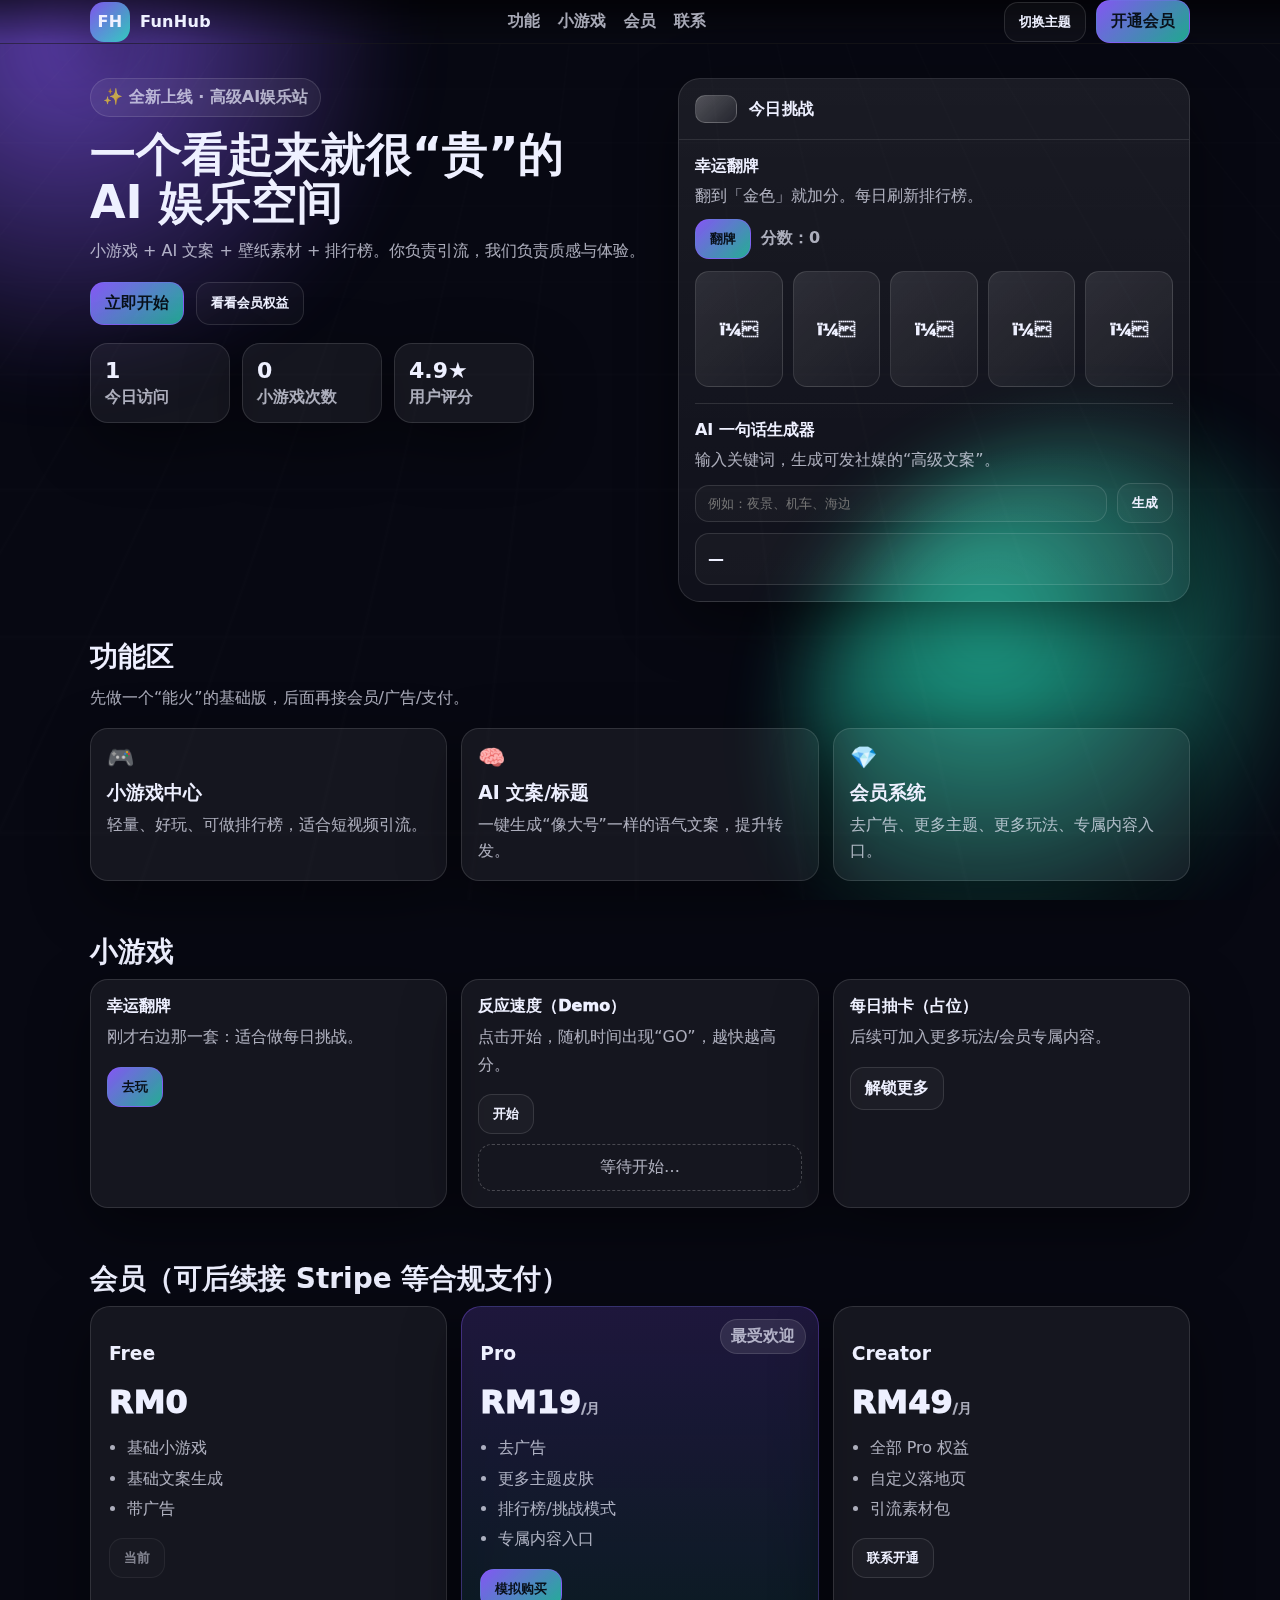
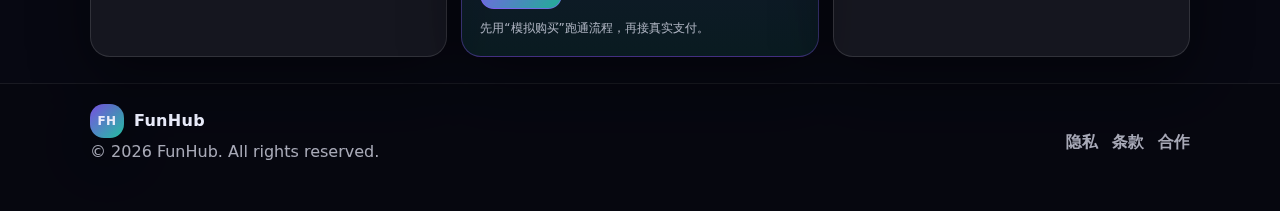
<file: index.html>
<!doctype html>
<html lang="zh-Hans">
<head>
  <meta charset="utf-8" />
  <meta name="viewport" content="width=device-width, initial-scale=1" />
  <title>FunHub — AI 娱乐空间</title>
  <meta name="description" content="一个高级质感的娱乐站：小游戏、AI文案、壁纸与排行榜。"/>
  <link rel="stylesheet" href="style.css" />
</head>
<body>
  <div class="bg">
    <div class="blob b1"></div>
    <div class="blob b2"></div>
    <div class="grid"></div>
  </div>

  <header class="header">
    <div class="wrap row">
      <div class="brand">
        <span class="logo">FH</span>
        <span class="name">FunHub</span>
      </div>
      <nav class="nav">
        <a href="#features">功能</a>
        <a href="#games">小游戏</a>
        <a href="#pricing">会员</a>
        <a href="#footer">联系</a>
      </nav>
      <div class="cta">
        <button class="btn ghost" id="themeBtn">切换主题</button>
        <a class="btn primary" href="#pricing">开通会员</a>
      </div>
    </div>
  </header>

  <main class="wrap">
    <section class="hero">
      <div class="heroLeft">
        <div class="pill">✨ 全新上线 · 高级AI娱乐站</div>
        <h1>一个看起来就很“贵”的<br/>AI 娱乐空间</h1>
        <p class="lead">
          小游戏 + AI 文案 + 壁纸素材 + 排行榜。你负责引流，我们负责质感与体验。
        </p>
        <div class="heroBtns">
          <a class="btn primary" href="#games">立即开始</a>
          <button class="btn ghost" id="openModal">看看会员权益</button>
        </div>

        <div class="stats">
          <div class="stat">
            <div class="num" id="visits">—</div>
            <div class="txt">今日访问</div>
          </div>
          <div class="stat">
            <div class="num" id="plays">—</div>
            <div class="txt">小游戏次数</div>
          </div>
          <div class="stat">
            <div class="num">4.9★</div>
            <div class="txt">用户评分</div>
          </div>
        </div>
      </div>

      <div class="heroCard">
        <div class="cardTop">
          <div class="chip"></div>
          <div class="cardTitle">今日挑战</div>
        </div>
        <div class="cardBody">
          <div class="mini">
            <div class="miniTitle">幸运翻牌</div>
            <p>翻到「金色」就加分。每日刷新排行榜。</p>
            <div class="miniRow">
              <button class="btn primary" id="flipBtn">翻牌</button>
              <div class="score">分数：<span id="score">0</span></div>
            </div>
            <div class="cards" id="cards"></div>
          </div>

          <div class="divider"></div>

          <div class="mini">
            <div class="miniTitle">AI 一句话生成器</div>
            <p>输入关键词，生成可发社媒的“高级文案”。</p>
            <div class="miniRow">
              <input id="kw" class="input" placeholder="例如：夜景、机车、海边" />
              <button class="btn ghost" id="genBtn">生成</button>
            </div>
            <div class="output" id="out">—</div>
          </div>
        </div>
      </div>
    </section>

    <section id="features" class="section">
      <h2>功能区</h2>
      <p class="muted">先做一个“能火”的基础版，后面再接会员/广告/支付。</p>

      <div class="cards3">
        <article class="fcard">
          <div class="icon">🎮</div>
          <h3>小游戏中心</h3>
          <p>轻量、好玩、可做排行榜，适合短视频引流。</p>
        </article>
        <article class="fcard">
          <div class="icon">🧠</div>
          <h3>AI 文案/标题</h3>
          <p>一键生成“像大号”一样的语气文案，提升转发。</p>
        </article>
        <article class="fcard">
          <div class="icon">💎</div>
          <h3>会员系统</h3>
          <p>去广告、更多主题、更多玩法、专属内容入口。</p>
        </article>
      </div>
    </section>

    <section id="games" class="section">
      <h2>小游戏</h2>
      <div class="gameGrid">
        <div class="gcard">
          <div class="gtitle">幸运翻牌</div>
          <p class="muted">刚才右边那一套：适合做每日挑战。</p>
          <button class="btn primary" onclick="document.getElementById('flipBtn').click()">去玩</button>
        </div>
        <div class="gcard">
          <div class="gtitle">反应速度（Demo）</div>
          <p class="muted">点击开始，随机时间出现“GO”，越快越高分。</p>
          <button class="btn ghost" id="rtStart">开始</button>
          <div class="rtBox" id="rtBox">等待开始…</div>
        </div>
        <div class="gcard">
          <div class="gtitle">每日抽卡（占位）</div>
          <p class="muted">后续可加入更多玩法/会员专属内容。</p>
          <a class="btn ghost" href="#pricing">解锁更多</a>
        </div>
      </div>
    </section>

    <section id="pricing" class="section pricing">
      <h2>会员（可后续接 Stripe 等合规支付）</h2>
      <div class="priceGrid">
        <div class="pcard">
          <h3>Free</h3>
          <div class="price">RM0</div>
          <ul>
            <li>基础小游戏</li>
            <li>基础文案生成</li>
            <li>带广告</li>
          </ul>
          <button class="btn ghost" disabled>当前</button>
        </div>
        <div class="pcard hot">
          <div class="tag">最受欢迎</div>
          <h3>Pro</h3>
          <div class="price">RM19<span>/月</span></div>
          <ul>
            <li>去广告</li>
            <li>更多主题皮肤</li>
            <li>排行榜/挑战模式</li>
            <li>专属内容入口</li>
          </ul>
          <button class="btn primary" id="buyBtn">模拟购买</button>
          <div class="hint">先用“模拟购买”跑通流程，再接真实支付。</div>
        </div>
        <div class="pcard">
          <h3>Creator</h3>
          <div class="price">RM49<span>/月</span></div>
          <ul>
            <li>全部 Pro 权益</li>
            <li>自定义落地页</li>
            <li>引流素材包</li>
          </ul>
          <button class="btn ghost" id="contactBtn">联系开通</button>
        </div>
      </div>
    </section>
  </main>

  <footer id="footer" class="footer">
    <div class="wrap row">
      <div class="footLeft">
        <div class="brand small">
          <span class="logo">FH</span><span class="name">FunHub</span>
        </div>
        <p class="muted">© <span id="year"></span> FunHub. All rights reserved.</p>
      </div>
      <div class="footRight">
        <a href="#">隐私</a>
        <a href="#">条款</a>
        <a href="#">合作</a>
      </div>
    </div>
  </footer>

  <div class="modal" id="modal" aria-hidden="true">
    <div class="modalCard">
      <div class="modalTop">
        <div class="modalTitle">会员权益</div>
        <button class="x" id="closeModal">✕</button>
      </div>
      <div class="modalBody">
        <ul class="list">
          <li>✅ 去广告（更像“正规产品”）</li>
          <li>✅ 主题皮肤（高级感拉满）</li>
          <li>✅ 排行榜 + 每日挑战（留存）</li>
          <li>✅ 会员专属内容入口（后续可卖数字产品）</li>
        </ul>
        <button class="btn primary" id="modalBuy">我想开通（模拟）</button>
        <p class="muted small">注：这里先做“模拟购买”，上线后再接合规支付。</p>
      </div>
    </div>
  </div>

  <script src="script.js"></script>
</body>
</html>
</file>
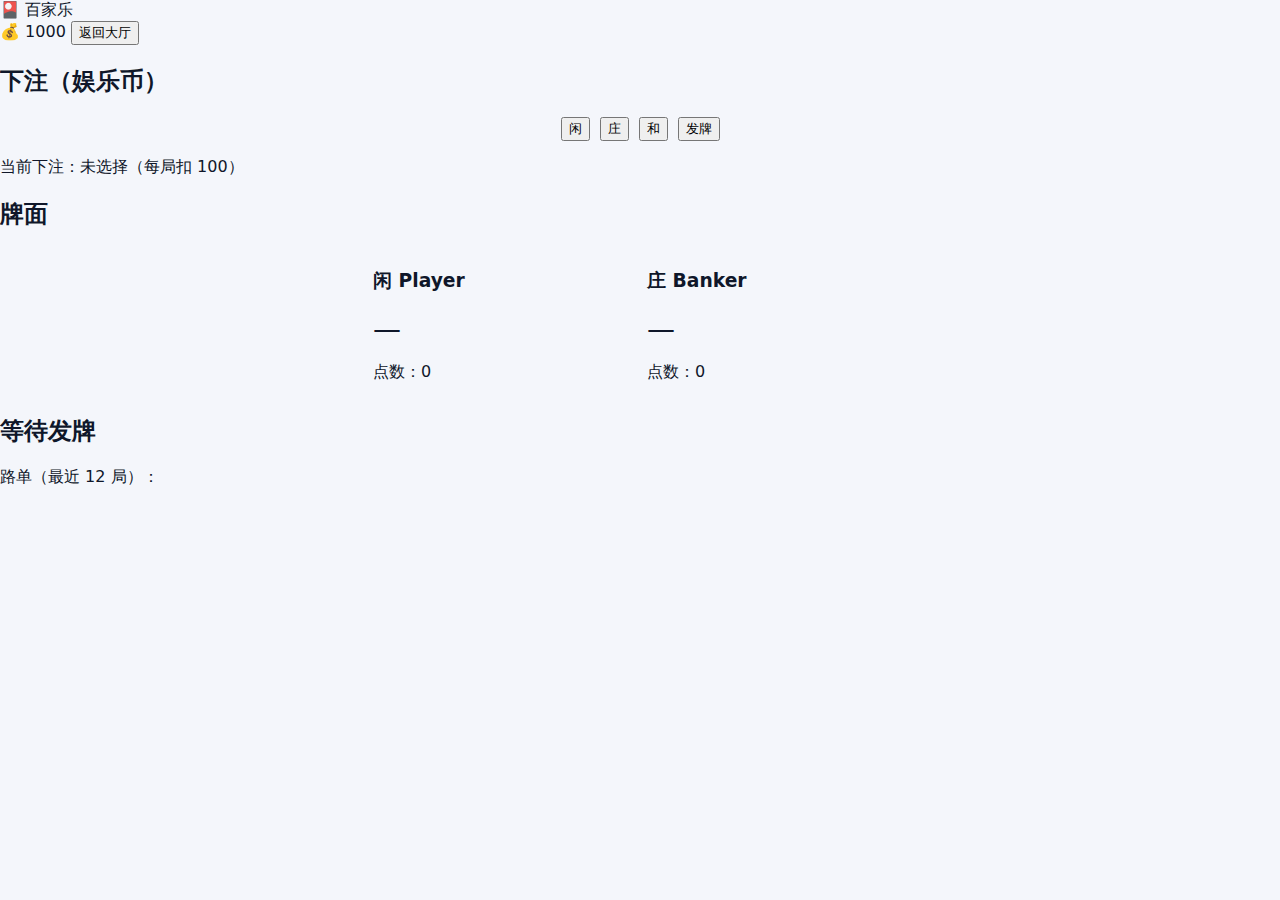
<file: baccarat.html>
<!doctype html>
<html lang="zh">
<head>
  <meta charset="utf-8"/>
  <meta name="viewport" content="width=device-width,initial-scale=1"/>
  <title>WIN88 · 娱乐百家乐</title>
  <link rel="stylesheet" href="casino.css"/>
</head>
<body>
<header class="topbar">
  <div class="logo">🎴 百家乐</div>
  <div class="wallet">
    💰 <span id="coin">0</span>
    <button onclick="goHome()">返回大厅</button>
  </div>
</header>

<section class="hero">
  <h2>下注（娱乐币）</h2>
  <div style="display:flex;gap:10px;justify-content:center;flex-wrap:wrap;">
    <button onclick="setBet('player')">闲</button>
    <button onclick="setBet('banker')">庄</button>
    <button onclick="setBet('tie')">和</button>
    <button class="vip" onclick="deal()">发牌</button>
  </div>
  <p id="betTip">当前下注：未选择（每局扣 100）</p>
</section>

<section class="hero">
  <h2>牌面</h2>
  <div style="display:flex;gap:14px;justify-content:center;flex-wrap:wrap;">
    <div class="game-card" style="min-width:260px" >
      <h3>闲 Player</h3>
      <div id="pCards" style="font-size:28px;">—</div>
      <p>点数：<span id="pPoint">0</span></p>
    </div>
    <div class="game-card" style="min-width:260px" >
      <h3>庄 Banker</h3>
      <div id="bCards" style="font-size:28px;">—</div>
      <p>点数：<span id="bPoint">0</span></p>
    </div>
  </div>

  <h2 id="result" style="margin-top:16px;">等待发牌</h2>

  <div style="margin-top:10px;">
    <p>路单（最近 12 局）：</p>
    <div id="road" style="display:flex;gap:8px;justify-content:center;flex-wrap:wrap;"></div>
  </div>
</section>

<script>
  // ====== 基础钱包 ======
  let coin = Number(localStorage.getItem("coin") || 1000);
  const coinEl = document.getElementById("coin");
  coinEl.textContent = coin;

  function saveCoin(){
    localStorage.setItem("coin", coin);
    coinEl.textContent = coin;
  }
  function goHome(){ window.location.href = "index.html"; }

  // ====== 百家乐逻辑（娱乐版，简单但像样）======
  const suits = ["♠️","♥️","♦️","♣️"];
  function drawCard(){
    // 0-9 点：A=1, 2-9=本身, 10/J/Q/K=0
    const r = Math.floor(Math.random()*13) + 1;
    let v = r;
    if(r === 1) v = 1;
    else if(r >= 10) v = 0;
    return { r, v, s: suits[Math.floor(Math.random()*4)] };
  }
  function cardText(c){
    const map = {1:"A",11:"J",12:"Q",13:"K"};
    const face = map[c.r] || String(c.r);
    return face + c.s;
  }
  function handPoint(hand){
    return hand.reduce((a,c)=>a+c.v,0) % 10;
  }

  let bet = null;
  function setBet(t){
    bet = t;
    document.getElementById("betTip").textContent = `当前下注：${t.toUpperCase()}（每局扣 100）`;
  }

  // 路单
  const roadKey = "baccarat_road";
  let road = JSON.parse(localStorage.getItem(roadKey) || "[]");
  renderRoad();

  function pushRoad(w){
    road.unshift(w);
    road = road.slice(0,12);
    localStorage.setItem(roadKey, JSON.stringify(road));
    renderRoad();
  }

  function renderRoad(){
    const box = document.getElementById("road");
    box.innerHTML = "";
    road.forEach(w=>{
      const d = document.createElement("div");
      d.className="card";
      d.style.width="40px";
      d.style.height="40px";
      d.style.borderRadius="12px";
      d.style.display="grid";
      d.style.placeItems="center";
      d.style.fontWeight="900";
      d.textContent = w==="player" ? "闲" : w==="banker" ? "庄" : "和";
      if(w==="tie") d.style.borderColor = "rgba(44,255,210,.7)";
      box.appendChild(d);
    });
  }

  function deal(){
    if(!bet){ alert("请先选择下注：闲 / 庄 / 和"); return; }
    if(coin < 100){ alert("余额不足"); return; }

    coin -= 100; // 每局成本
    saveCoin();

    // 初始牌
    const p = [drawCard(), drawCard()];
    const b = [drawCard(), drawCard()];

    // 简化补牌规则（接近真实但不追求完全一致）
    let pPoint = handPoint(p);
    let bPoint = handPoint(b);

    // 若任一方天生 8/9 直接停
    if(!(pPoint>=8 || bPoint>=8)){
      // 闲点数<=5补一张
      if(pPoint <= 5){
        p.push(drawCard());
        pPoint = handPoint(p);
      }
      // 庄点数<=5补一张（简化）
      if(bPoint <= 5){
        b.push(drawCard());
        bPoint = handPoint(b);
      }
    }

    document.getElementById("pCards").textContent = p.map(cardText).join(" ");
    document.getElementById("bCards").textContent = b.map(cardText).join(" ");
    document.getElementById("pPoint").textContent = pPoint;
    document.getElementById("bPoint").textContent = bPoint;

    // 判定胜负
    let win = "tie";
    if(pPoint > bPoint) win = "player";
    if(bPoint > pPoint) win = "banker";

    // 派彩（娱乐）
    // 闲/庄 赢：返还 200（净赚 100）；和赢：返还 800（净赚 700）
    let msg = "";
    if(win === bet){
      if(win === "tie"){
        coin += 800;
        msg = "🎉 你押中【和】！大赢！";
      }else{
        coin += 200;
        msg = "🎉 你赢了！";
      }
    }else{
      msg = "❌ 你输了。";
    }

    saveCoin();
    pushRoad(win);

    document.getElementById("result").textContent =
      `${msg} 结果：${win==="player"?"闲":win==="banker"?"庄":"和"}（余额 ${coin}）`;
  }
</script>
</body>
</html
</file>
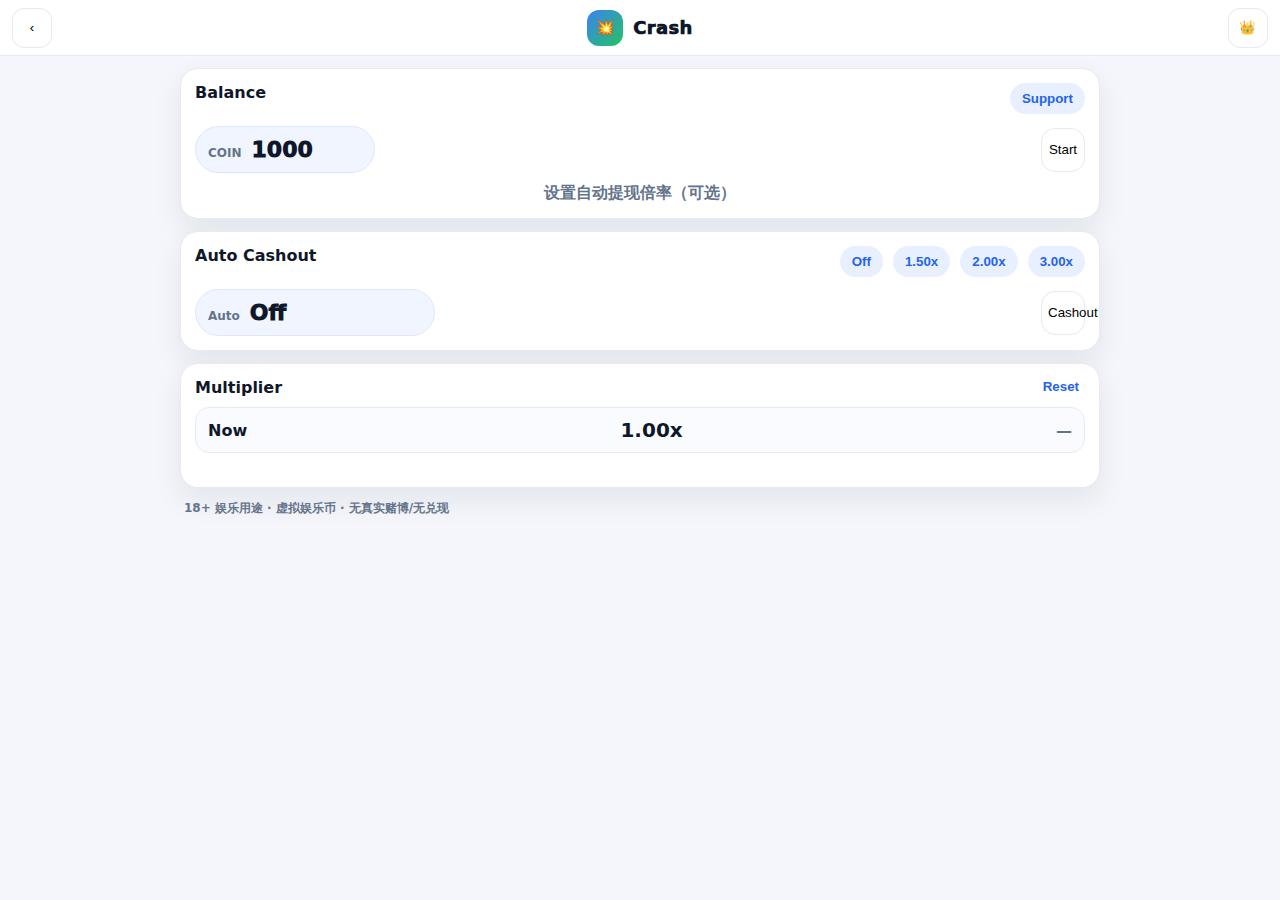
<file: crash.html>
<!doctype html>
<html lang="zh">
<head>
  <meta charset="utf-8"/>
  <meta name="viewport" content="width=device-width,initial-scale=1"/>
  <title>WIN88 · Crash</title>
  <link rel="stylesheet" href="casino.css"/>
</head>
<body class="app">

<header class="appbar">
  <button class="iconBtn" onclick="location.href='index.html'">‹</button>
  <div class="brandCenter">
    <div class="brandMark">💥</div>
    <div class="brandText">Crash</div>
  </div>
  <button class="iconBtn" onclick="location.href='vip.html'">👑</button>
</header>

<main class="container">
  <section class="walletCard">
    <div class="walletTop">
      <div class="walletTitle">Balance</div>
      <div class="walletActions">
        <button class="pillBtn" onclick="location.href='partners.html'">Support</button>
      </div>
    </div>
    <div class="walletBottom">
      <div class="balancePill">
        <span class="ccy">COIN</span>
        <span class="amt" id="coin">—</span>
      </div>
      <button class="syncBtn" onclick="start()">Start</button>
    </div>
    <div class="subRow"><div class="muted" id="msg">设置自动提现倍率（可选）</div></div>
  </section>

  <section class="walletCard" style="margin-top:12px">
    <div class="walletTop">
      <div class="walletTitle">Auto Cashout</div>
      <div class="walletActions">
        <button class="pillBtn" onclick="setAuto(0)">Off</button>
        <button class="pillBtn" onclick="setAuto(1.50)">1.50x</button>
        <button class="pillBtn" onclick="setAuto(2.00)">2.00x</button>
        <button class="pillBtn" onclick="setAuto(3.00)">3.00x</button>
      </div>
    </div>
    <div class="walletBottom">
      <div class="balancePill" style="min-width:240px">
        <span class="ccy">Auto</span>
        <span class="amt" id="autoText">Off</span>
      </div>
      <button class="syncBtn" onclick="cashout()">Cashout</button>
    </div>
  </section>

  <section class="walletCard" style="margin-top:12px">
    <div class="walletTop">
      <div class="walletTitle">Multiplier</div>
      <div class="walletActions"><button class="linkBtn" onclick="resetHistory()">Reset</button></div>
    </div>
    <div class="rowLine" style="margin-top:10px">
      <span><b>Now</b></span>
      <b id="now" style="font-size:20px">1.00x</b>
      <span id="target" class="muted">—</span>
    </div>
    <div class="subRow"><div class="muted" id="hist" style="display:flex;gap:6px;flex-wrap:wrap;margin-top:10px"></div></div>
  </section>

  <p class="legal">18+ 娱乐用途 · 虚拟娱乐币 · 无真实赌博/无兑现</p>
</main>

<script type="module">
import { getCoin, setCoin, onPlay, vipParams } from "./progress.js";

let coin = getCoin();
const coinEl = document.getElementById("coin");
const msgEl = document.getElementById("msg");
const nowEl = document.getElementById("now");
const targetEl = document.getElementById("target");
const autoText = document.getElementById("autoText");
const histEl = document.getElementById("hist");

let running=false, timer=null;
let mult=1.0;
let stake=100;
let auto=0;
let crashPoint=0;

const histKey="crash_hist20";
let hist = JSON.parse(localStorage.getItem(histKey) || "[]");
renderHist();

function save(){ setCoin(coin); coinEl.textContent = coin; }
save();

function sampleCrashPoint(){
  // 预设爆点：重尾分布（更像真实 crash）
  // r 越接近 1，爆点越大
  const r = Math.random();
  const base = 0.99 / (1 - r); // heavy tail
  const capped = Math.min(base, 50); // 上限 50x（可调）
  return Math.max(1.01, Number(capped.toFixed(2)));
}

function renderHist(){
  histEl.innerHTML="";
  hist.forEach(x=>{
    const d=document.createElement("span");
    d.textContent = x.toFixed(2)+"x";
    d.style.display="inline-grid";
    d.style.placeItems="center";
    d.style.width="58px";
    d.style.height="26px";
    d.style.borderRadius="10px";
    d.style.border="1px solid #e6eaf2";
    d.style.background = x<2 ? "#fff7ed" : x<5 ? "#eef2ff" : "#ecfeff";
    histEl.appendChild(d);
  });
}
window.resetHistory=()=>{
  hist=[];
  localStorage.setItem(histKey, JSON.stringify(hist));
  renderHist();
};

window.setAuto=(x)=>{
  auto=x;
  autoText.textContent = auto===0 ? "Off" : auto.toFixed(2)+"x";
};

function tick(){
  // 增长曲线（前快后慢）
  mult += 0.02 + mult*0.012;
  mult = Number(mult.toFixed(2));
  nowEl.textContent = mult.toFixed(2)+"x";

  // 自动提现
  if(auto>0 && mult >= auto){
    cashout(true);
    return;
  }

  // 到达爆点
  if(mult >= crashPoint){
    boom();
  }
}

function boom(){
  stop();
  msgEl.textContent = `💥 爆了！爆点 ${crashPoint.toFixed(2)}x`;
  targetEl.textContent = `CRASH @ ${crashPoint.toFixed(2)}x`;
  hist.unshift(crashPoint);
  hist=hist.slice(0,20);
  localStorage.setItem(histKey, JSON.stringify(hist));
  renderHist();

  // 任务
  const task = onPlay("crash");
  if(task.got>0) msgEl.textContent += ` ｜✅任务 +${task.got}`;
}

function stop(){
  running=false;
  if(timer) clearInterval(timer);
  timer=null;
}

window.start=()=>{
  if(running) return;

  const { costFactor } = vipParams();
  const cost = Math.floor(stake * costFactor);
  if(coin < cost){ alert("余额不足"); return; }
  coin -= cost; save();

  mult=1.00;
  crashPoint = sampleCrashPoint();

  nowEl.textContent="1.00x";
  targetEl.textContent="—";

  running=true;
  msgEl.textContent = `进行中… 本局扣 ${cost}，爆点已预设`;
  timer=setInterval(tick, 120);
};

window.cashout=(autoMode=false)=>{
  if(!running) { if(!autoMode) alert("还没开始"); return; }
  stop();

  const { winBoost } = vipParams();
  const win = Math.floor(stake * mult * winBoost);
  coin += win; save();

  msgEl.textContent = `✅ 提现成功 +${win}（${mult.toFixed(2)}x）`;
  targetEl.textContent = `CASHED @ ${mult.toFixed(2)}x`;

  // 历史记录“兑现点”不写入，仍写爆点（更像平台）
  const task = onPlay("crash");
  if(task.got>0) msgEl.textContent += ` ｜✅任务 +${task.got}`;
};

</script>
</body>
</html>
</file>
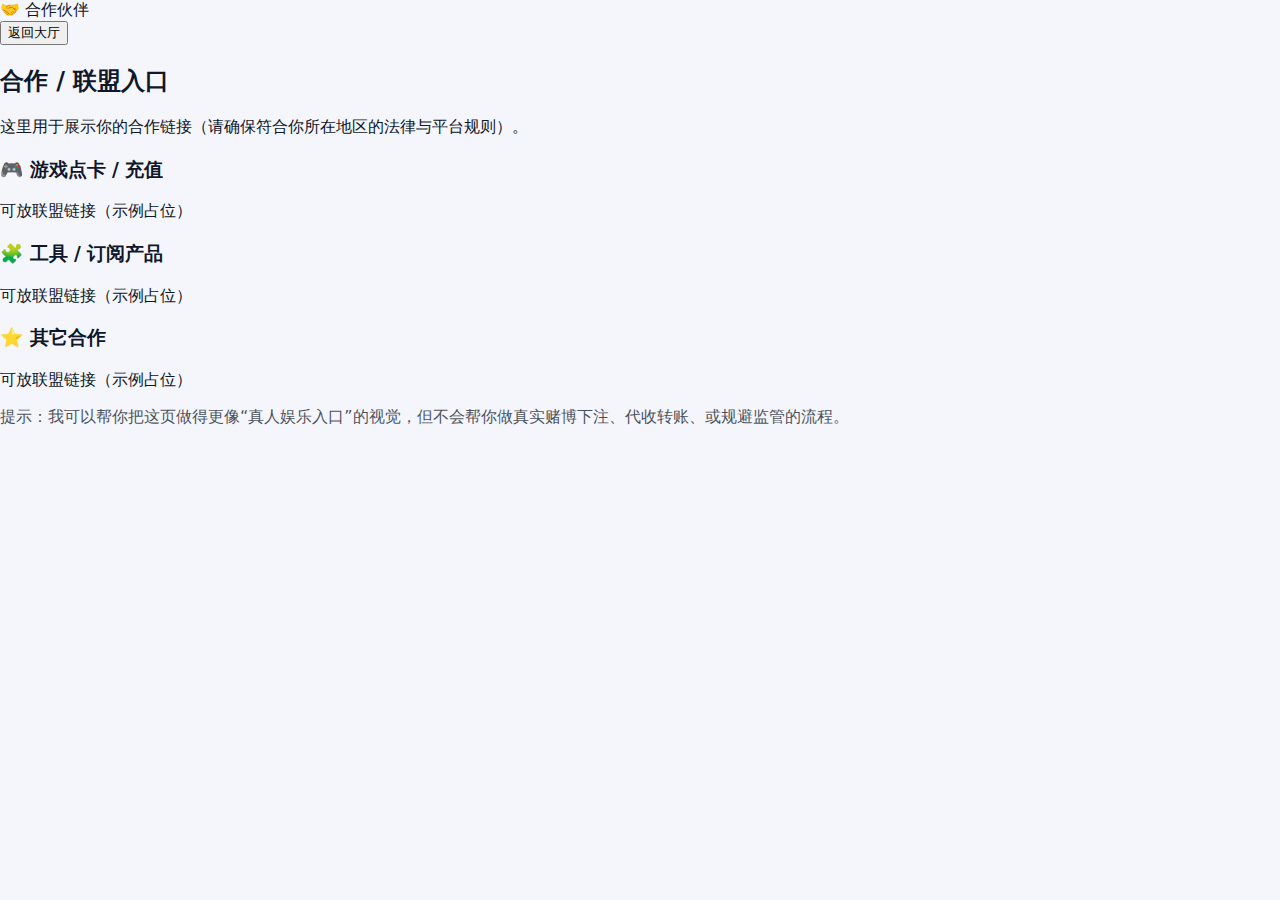
<file: partners.html>
<!doctype html>
<html lang="zh">
<head>
  <meta charset="utf-8"/>
  <meta name="viewport" content="width=device-width,initial-scale=1"/>
  <title>WIN88 · 合作伙伴</title>
  <link rel="stylesheet" href="casino.css"/>
</head>
<body>
<header class="topbar">
  <div class="logo">🤝 合作伙伴</div>
  <div class="wallet">
    <button onclick="location.href='index.html'">返回大厅</button>
  </div>
</header>

<section class="hero">
  <h2>合作 / 联盟入口</h2>
  <p>这里用于展示你的合作链接（请确保符合你所在地区的法律与平台规则）。</p>
</section>

<section class="lobby">
  <div class="game-card" onclick="openLink('https://example.com')">
    <h3>🎮 游戏点卡 / 充值</h3>
    <p>可放联盟链接（示例占位）</p>
  </div>

  <div class="game-card" onclick="openLink('https://example.com')">
    <h3>🧩 工具 / 订阅产品</h3>
    <p>可放联盟链接（示例占位）</p>
  </div>

  <div class="game-card" onclick="openLink('https://example.com')">
    <h3>⭐ 其它合作</h3>
    <p>可放联盟链接（示例占位）</p>
  </div>
</section>

<section class="hero">
  <p style="opacity:.75">
    提示：我可以帮你把这页做得更像“真人娱乐入口”的视觉，但不会帮你做真实赌博下注、代收转账、或规避监管的流程。
  </p>
</section>

<script>
function openLink(url){
  window.open(url, "_blank");
}
</script>
</body>
</html>
</file>
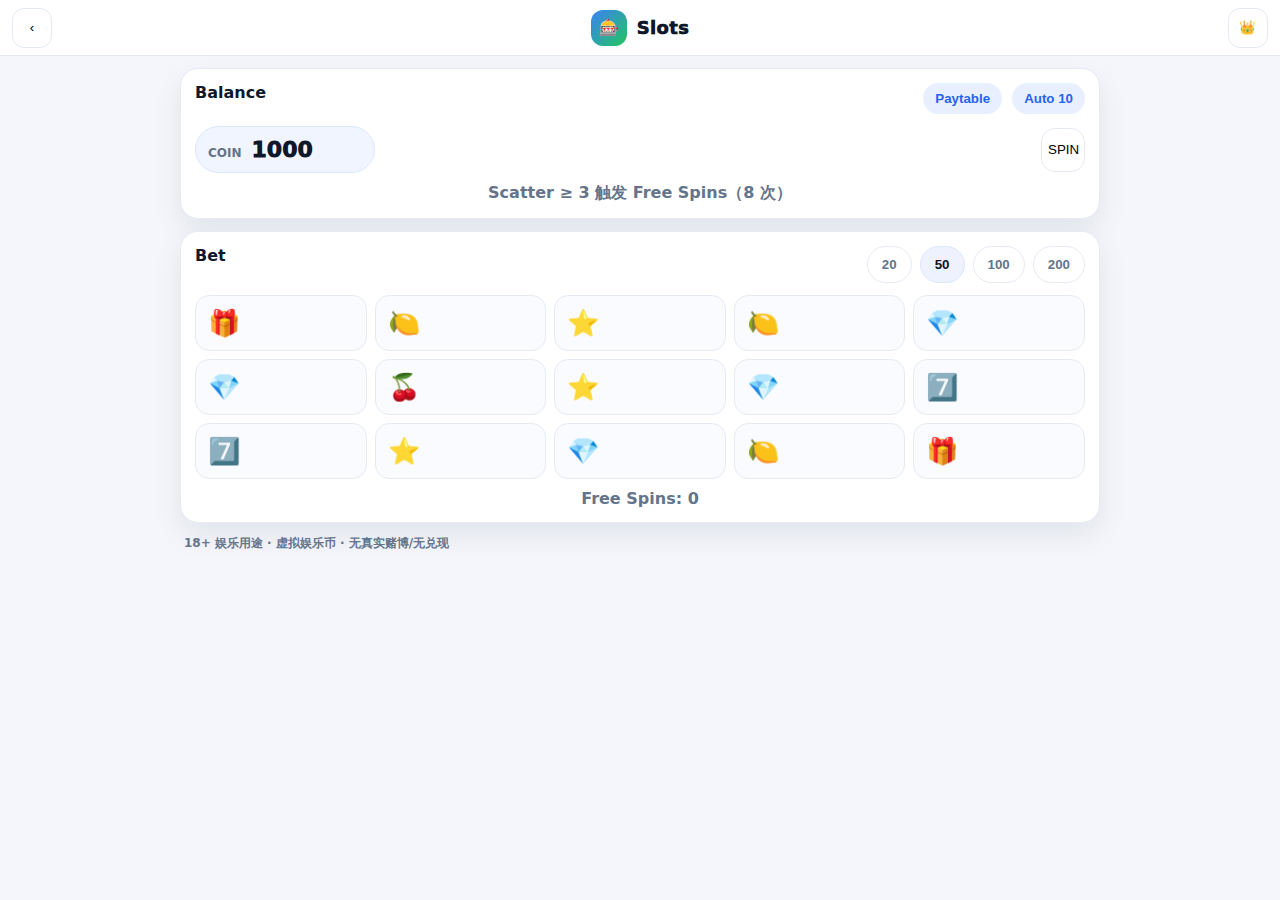
<file: slot.html>
<!doctype html>
<html lang="zh">
<head>
  <meta charset="utf-8"/>
  <meta name="viewport" content="width=device-width,initial-scale=1"/>
  <title>WIN88 · Slots</title>
  <link rel="stylesheet" href="casino.css"/>
</head>
<body class="app">

<header class="appbar">
  <button class="iconBtn" onclick="location.href='index.html'">‹</button>
  <div class="brandCenter">
    <div class="brandMark">🎰</div>
    <div class="brandText">Slots</div>
  </div>
  <button class="iconBtn" onclick="location.href='vip.html'">👑</button>
</header>

<main class="container">
  <section class="walletCard">
    <div class="walletTop">
      <div class="walletTitle">Balance</div>
      <div class="walletActions">
        <button class="pillBtn" onclick="showPaytable()">Paytable</button>
        <button class="pillBtn" onclick="auto10()">Auto 10</button>
      </div>
    </div>
    <div class="walletBottom">
      <div class="balancePill">
        <span class="ccy">COIN</span>
        <span class="amt" id="coin">—</span>
      </div>
      <button class="syncBtn" onclick="spin()">SPIN</button>
    </div>
    <div class="subRow"><div class="muted" id="msg">Scatter ≥ 3 触发 Free Spins（8 次）</div></div>
  </section>

  <section class="walletCard" style="margin-top:12px">
    <div class="walletTop">
      <div class="walletTitle">Bet</div>
      <div class="walletActions" style="gap:8px">
        <button class="tab" onclick="setBet(20)">20</button>
        <button class="tab active" onclick="setBet(50)">50</button>
        <button class="tab" onclick="setBet(100)">100</button>
        <button class="tab" onclick="setBet(200)">200</button>
      </div>
    </div>

    <div id="grid" style="margin-top:12px;display:grid;grid-template-columns:repeat(5,1fr);gap:8px"></div>

    <div class="subRow">
      <div class="muted">Free Spins: <b id="fs">0</b></div>
    </div>
  </section>

  <p class="legal">18+ 娱乐用途 · 虚拟娱乐币 · 无真实赌博/无兑现</p>
</main>

<script type="module">
import { getCoin, setCoin, onPlay, vipParams } from "./progress.js";

let coin = getCoin();
const coinEl = document.getElementById("coin");
const msgEl = document.getElementById("msg");
const gridEl = document.getElementById("grid");
const fsEl = document.getElementById("fs");

let bet = 50;
let freeSpins = 0;
let spinning = false;

// Symbols
const W="🃏";     // Wild
const S="🎁";     // Scatter
const A="7️⃣";
const B="💎";
const C="⭐";
const D="🍒";
const E="🍋";

const reels = [
  [E,D,C,C,B,A,S,E,D,W], // 每列一个“卷”
  [E,D,C,B,B,A,S,E,D,W],
  [E,D,C,B,A,A,S,E,D,W],
  [E,D,C,C,B,A,S,E,D,W],
  [E,D,C,B,B,A,S,E,D,W],
];

const pay = {
  [A]: {3:8, 4:20, 5:60},
  [B]: {3:6, 4:15, 5:45},
  [C]: {3:5, 4:12, 5:35},
  [D]: {3:4, 4:10, 5:28},
  [E]: {3:3, 4:8,  5:22},
  [S]: {3:0, 4:0,  5:0},
  [W]: {3:10,4:30, 5:80}, // Wild 自己成线也给高点
};

// 5 条基础线（中间、上、下、V、倒V）
const lines = [
  [1,1,1,1,1],
  [0,0,0,0,0],
  [2,2,2,2,2],
  [0,1,2,1,0],
  [2,1,0,1,2],
];

function save(){ setCoin(coin); coinEl.textContent = coin; fsEl.textContent = freeSpins; }
save();

window.setBet = (v)=>{ bet=v; msgEl.textContent=`Bet set to ${bet}`; };

function pickFromReel(i){
  const r = reels[i];
  return r[Math.floor(Math.random()*r.length)];
}

function buildSpinGrid(){
  // 返回 5x3：grid[col][row]
  const g = Array.from({length:5}, ()=>Array.from({length:3}, ()=>""));
  for(let c=0;c<5;c++){
    for(let r=0;r<3;r++) g[c][r]=pickFromReel(c);
  }
  return g;
}

function renderGrid(g){
  gridEl.innerHTML="";
  // 以行显示更直观：row 0..2，col 0..4
  for(let r=0;r<3;r++){
    for(let c=0;c<5;c++){
      const cell = document.createElement("div");
      cell.className="rowLine";
      cell.style.height="56px";
      cell.style.display="grid";
      cell.style.placeItems="center";
      cell.style.fontSize="26px";
      cell.textContent = g[c][r];
      gridEl.appendChild(cell);
    }
  }
}

function evalLineSymbols(symbols){
  // symbols: [s1..s5]
  // 规则：从左起连续相同（Wild 可替代）
  // 先找第一个非Wild作为主符号
  let base = symbols.find(x=>x!==W) || W;
  // Scatter 不参与线奖
  if(base===S) return {sym:null, count:0, mult:0};

  let count=0;
  for(let i=0;i<symbols.length;i++){
    const s = symbols[i];
    if(s===base || s===W){
      count++;
    }else{
      break;
    }
  }
  if(count>=3 && pay[base] && pay[base][count]){
    return {sym:base, count, mult:pay[base][count]};
  }
  return {sym:null, count:0, mult:0};
}

function countScatter(g){
  let n=0;
  for(let c=0;c<5;c++) for(let r=0;r<3;r++) if(g[c][r]===S) n++;
  return n;
}

function payout(g){
  let totalMult=0;
  const wins=[];
  for(const ln of lines){
    const symbols = ln.map((row, col)=> g[col][row]);
    const res = evalLineSymbols(symbols);
    if(res.mult>0){
      totalMult += res.mult;
      wins.push(`${res.sym}×${res.count} (${res.mult}x)`);
    }
  }
  return { totalMult, wins };
}

async function animateSpin(){
  // 简单动画：快速刷新几次
  for(let i=0;i<10;i++){
    renderGrid(buildSpinGrid());
    await new Promise(r=>setTimeout(r,60));
  }
}

window.showPaytable = ()=>{
  alert(
`Paytable（倍率 × Bet）
7️⃣: 3=8x 4=20x 5=60x
💎: 3=6x 4=15x 5=45x
⭐: 3=5x 4=12x 5=35x
🍒: 3=4x 4=10x 5=28x
🍋: 3=3x 4=8x  5=22x
🃏(Wild): 3=10x 4=30x 5=80x
🎁 Scatter ≥3：Free Spins +8`
  );
};

window.spin = async ()=>{
  if(spinning) return;
  spinning=true;

  const { costFactor, winBoost } = vipParams();
  const cost = (freeSpins>0) ? 0 : Math.floor(bet * costFactor);

  if(cost>0 && coin < cost){ alert("余额不足"); spinning=false; return; }
  if(cost>0){ coin -= cost; }

  await animateSpin();
  const g = buildSpinGrid();
  renderGrid(g);

  // Scatter -> Free Spins
  const sc = countScatter(g);
  if(sc>=3){
    freeSpins += 8;
    msgEl.textContent = `🎁 Scatter ${sc}！Free Spins +8`;
  }

  // Line wins
  const res = payout(g);
  const win = Math.floor(bet * res.totalMult * winBoost);
  if(win>0){
    coin += win;
    msgEl.textContent = `🎉 Win +${win} ｜ ${res.wins.join(" , ")}`;
  }else if(sc<3){
    msgEl.textContent = cost===0 ? `Free Spin…` : `No win（扣 ${cost}）`;
  }

  // Free spin consume
  if(freeSpins>0){
    freeSpins -= 1;
  }

  save();

  const task = onPlay("slot");
  if(task.got>0) msgEl.textContent += ` ｜✅任务 +${task.got}`;

  spinning=false;
};

window.auto10 = async ()=>{
  for(let i=0;i<10;i++){
    if(!spinning){
      await window.spin();
      await new Promise(r=>setTimeout(r,120));
    }
  }
};

// 初始渲染
renderGrid(buildSpinGrid());
</script>
</body>
</html>
</file>
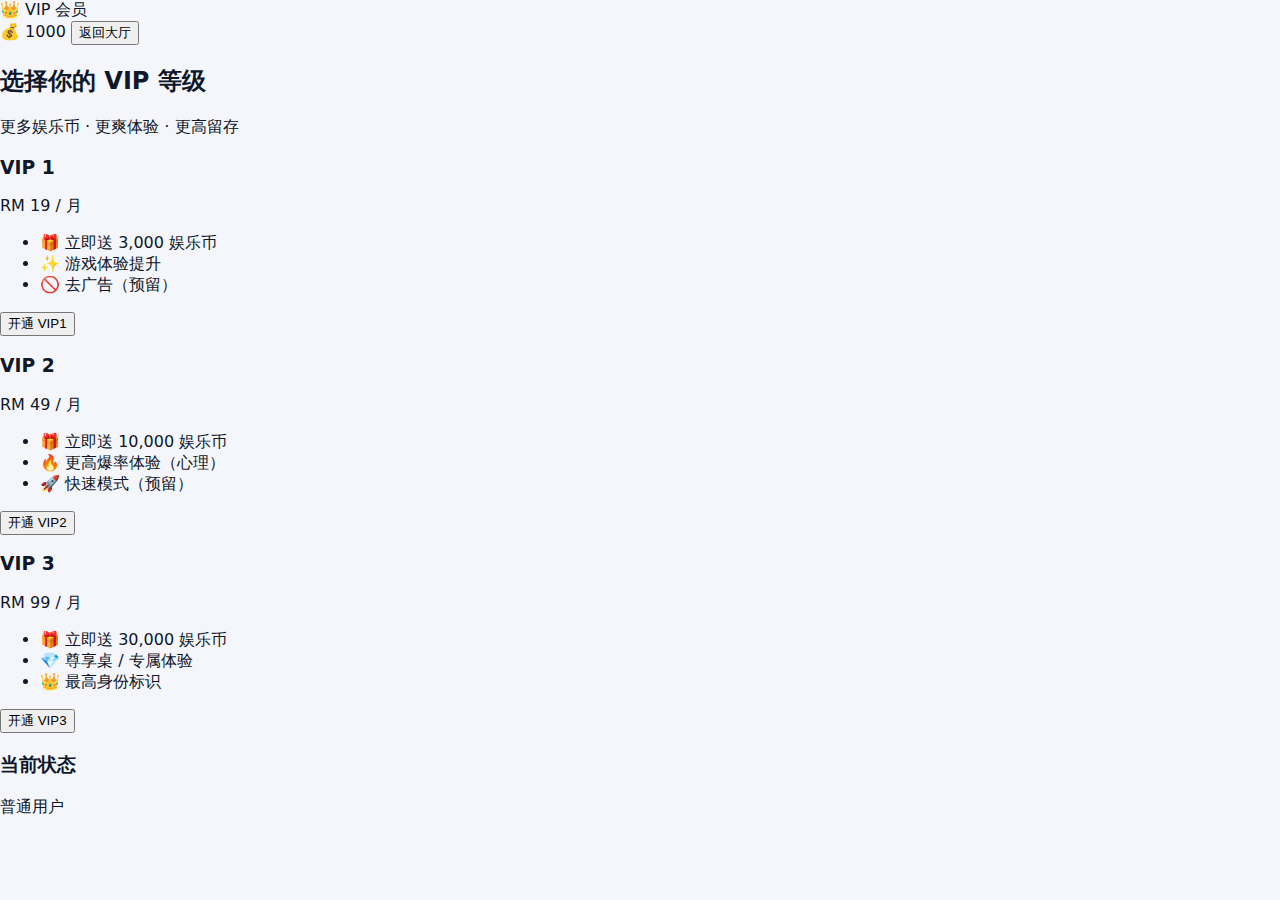
<file: vip.html>
<!doctype html>
<html lang="zh">
<head>
  <meta charset="utf-8"/>
  <meta name="viewport" content="width=device-width,initial-scale=1"/>
  <title>WIN88 · VIP 会员</title>
  <link rel="stylesheet" href="casino.css"/>
</head>
<body>

<header class="topbar">
  <div class="logo">👑 VIP 会员</div>
  <div class="wallet">
    💰 <span id="coin">0</span>
    <button onclick="goHome()">返回大厅</button>
  </div>
</header>

<section class="hero">
  <h2>选择你的 VIP 等级</h2>
  <p>更多娱乐币 · 更爽体验 · 更高留存</p>
</section>

<section class="lobby">

  <div class="game-card">
    <h3>VIP 1</h3>
    <p>RM 19 / 月</p>
    <ul>
      <li>🎁 立即送 3,000 娱乐币</li>
      <li>✨ 游戏体验提升</li>
      <li>🚫 去广告（预留）</li>
    </ul>
    <button class="vip" onclick="buyVIP(1)">开通 VIP1</button>
  </div>

  <div class="game-card">
    <h3>VIP 2</h3>
    <p>RM 49 / 月</p>
    <ul>
      <li>🎁 立即送 10,000 娱乐币</li>
      <li>🔥 更高爆率体验（心理）</li>
      <li>🚀 快速模式（预留）</li>
    </ul>
    <button class="vip" onclick="buyVIP(2)">开通 VIP2</button>
  </div>

  <div class="game-card">
    <h3>VIP 3</h3>
    <p>RM 99 / 月</p>
    <ul>
      <li>🎁 立即送 30,000 娱乐币</li>
      <li>💎 尊享桌 / 专属体验</li>
      <li>👑 最高身份标识</li>
    </ul>
    <button class="vip" onclick="buyVIP(3)">开通 VIP3</button>
  </div>

</section>

<section class="hero">
  <h3>当前状态</h3>
  <p id="status">普通用户</p>
</section>

<script>
  let coin = Number(localStorage.getItem("coin") || 1000);
  let vip = Number(localStorage.getItem("vip") || 0);

  const coinEl = document.getElementById("coin");
  const statusEl = document.getElementById("status");
  coinEl.textContent = coin;

  function save(){
    localStorage.setItem("coin", coin);
    localStorage.setItem("vip", vip);
    coinEl.textContent = coin;
    statusEl.textContent = vip > 0 ? "VIP " + vip + " 会员" : "普通用户";
  }

  function goHome(){ location.href="index.html"; }

  function buyVIP(level){
    if(vip >= level){
      alert("你已经是更高或同级 VIP");
      return;
    }
    vip = level;
    let bonus = level === 1 ? 3000 : level === 2 ? 10000 : 30000;
    coin += bonus;
    save();
    alert("🎉 开通成功！赠送 " + bonus + " 娱乐币");
  }

  save();
</script>
</body>
</html>
</file>
<file: style.css>
:root{
  --bg:#070812;
  --card: rgba(255,255,255,.06);
  --card2: rgba(255,255,255,.08);
  --text:#eef0ff;
  --muted: rgba(238,240,255,.7);
  --line: rgba(255,255,255,.12);
  --shadow: 0 20px 60px rgba(0,0,0,.45);
  --r: 18px;
  --max: 1100px;
}

[data-theme="light"]{
  --bg:#f5f6ff;
  --card: rgba(0,0,0,.05);
  --card2: rgba(0,0,0,.07);
  --text:#0d1026;
  --muted: rgba(13,16,38,.7);
  --line: rgba(0,0,0,.12);
  --shadow: 0 16px 50px rgba(0,0,0,.18);
}

*{box-sizing:border-box}
html,body{height:100%}
body{
  margin:0;
  font-family: ui-sans-serif, system-ui, -apple-system, Segoe UI, Roboto, "PingFang SC","Microsoft YaHei", Arial;
  background: var(--bg);
  color: var(--text);
  overflow-x:hidden;
}

.wrap{width:min(var(--max), calc(100% - 36px)); margin:0 auto;}
.row{display:flex; align-items:center; justify-content:space-between; gap:16px;}

.bg{position:fixed; inset:0; z-index:-2; overflow:hidden;}
.grid{
  position:absolute; inset:-2px;
  background:
    linear-gradient(to right, rgba(255,255,255,.07) 1px, transparent 1px),
    linear-gradient(to bottom, rgba(255,255,255,.07) 1px, transparent 1px);
  background-size: 64px 64px;
  opacity:.08;
  transform: perspective(800px) rotateX(55deg) translateY(-120px);
  transform-origin: top;
}
.blob{
  position:absolute; width:620px; height:620px; border-radius:50%;
  filter: blur(40px);
  opacity:.65;
  animation: float 10s ease-in-out infinite;
}
.b1{left:-120px; top:-140px; background: radial-gradient(circle at 30% 30%, #8a5cff, transparent 55%);}
.b2{right:-140px; bottom:-160px; background: radial-gradient(circle at 30% 30%, #2cffd2, transparent 55%); animation-delay: -3s;}
@keyframes float{
  0%,100%{transform: translate(0,0) scale(1);}
  50%{transform: translate(40px, -30px) scale(1.04);}
}

.header{
  position:sticky; top:0; z-index:10;
  background: linear-gradient(to bottom, rgba(0,0,0,.55), rgba(0,0,0,0));
  backdrop-filter: blur(12px);
  border-bottom: 1px solid rgba(255,255,255,.06);
}
.brand{display:flex; align-items:center; gap:10px; font-weight:800; letter-spacing:.3px;}
.brand.small .logo{width:34px;height:34px;font-size:12px}
.logo{
  width:40px;height:40px;border-radius:14px;
  display:grid;place-items:center;
  background: linear-gradient(135deg, rgba(138,92,255,.9), rgba(44,255,210,.75));
  box-shadow: var(--shadow);
}
.name{font-size:16px}

.nav{display:flex; gap:18px; align-items:center;}
.nav a{
  color: var(--muted);
  text-decoration:none;
  font-weight:650;
}
.nav a:hover{color: var(--text)}

.cta{display:flex; align-items:center; gap:10px;}
.btn{
  border:1px solid var(--line);
  background: transparent;
  color: var(--text);
  padding:10px 14px;
  border-radius: 14px;
  cursor:pointer;
  font-weight:750;
  transition: transform .15s ease, background .15s ease, border-color .15s ease;
  text-decoration:none;
  display:inline-flex; align-items:center; justify-content:center;
}
.btn:hover{transform: translateY(-1px); border-color: rgba(255,255,255,.22)}
.btn.primary{
  border-color: rgba(138,92,255,.55);
  background: linear-gradient(135deg, rgba(138,92,255,.95), rgba(44,255,210,.65));
  color: #081019;
}
.btn.ghost{background: rgba(255,255,255,.03);}
.btn:disabled{opacity:.5; cursor:not-allowed; transform:none;}

.hero{
  display:grid;
  grid-template-columns: 1.05fr .95fr;
  gap:22px;
  padding:34px 0 10px;
  align-items:stretch;
}

.pill{
  display:inline-flex;
  padding:8px 12px;
  border-radius: 999px;
  background: rgba(255,255,255,.06);
  border: 1px solid var(--line);
  color: var(--muted);
  font-weight:700;
}

h1{margin:14px 0 10px; font-size:46px; line-height:1.04;}
.lead{margin:0; color: var(--muted); font-size:16px; line-height:1.7;}
.heroBtns{display:flex; gap:12px; margin-top:18px; flex-wrap:wrap;}

.stats{
  margin-top:18px;
  display:flex; gap:12px; flex-wrap:wrap;
}
.stat{
  min-width: 140px;
  padding:14px 14px;
  background: var(--card);
  border:1px solid var(--line);
  border-radius: var(--r);
  box-shadow: var(--shadow);
}
.num{font-size:22px; font-weight:900;}
.txt{color: var(--muted); margin-top:4px; font-weight:650;}

.heroCard{
  background: linear-gradient(180deg, rgba(255,255,255,.08), rgba(255,255,255,.04));
  border: 1px solid var(--line);
  border-radius: 22px;
  box-shadow: var(--shadow);
  overflow:hidden;
}
.cardTop{
  display:flex; align-items:center; gap:12px;
  padding:16px 16px;
  border-bottom:1px solid rgba(255,255,255,.10);
}
.chip{
  width:42px;height:28px;border-radius:10px;
  background: linear-gradient(135deg, rgba(255,255,255,.25), rgba(255,255,255,.05));
  border:1px solid rgba(255,255,255,.18);
}
.cardTitle{font-weight:900; letter-spacing:.3px}
.cardBody{padding:16px}

.miniTitle{font-weight:900; margin-bottom:6px}
.mini p{margin:0 0 10px; color: var(--muted); line-height:1.6}
.miniRow{display:flex; gap:10px; align-items:center; flex-wrap:wrap}
.score{color: var(--muted); font-weight:750}

.cards{
  display:grid;
  grid-template-columns: repeat(5, 1fr);
  gap:10px;
  margin-top:12px;
}
.card{
  aspect-ratio: 3/4;
  border-radius: 14px;
  border:1px solid var(--line);
  background: linear-gradient(135deg, rgba(255,255,255,.10), rgba(255,255,255,.03));
  display:grid;
  place-items:center;
  font-weight:950;
  user-select:none;
  cursor:pointer;
  transition: transform .15s ease, border-color .15s ease;
}
.card:hover{transform: translateY(-2px); border-color: rgba(255,255,255,.26)}
.card.gold{
  border-color: rgba(44,255,210,.7);
  background: radial-gradient(circle at 30% 30%, rgba(44,255,210,.55), rgba(255,255,255,.04) 55%);
}

.divider{height:1px; background: rgba(255,255,255,.12); margin:16px 0;}

.input{
  flex:1;
  min-width: 180px;
  padding:10px 12px;
  border-radius: 14px;
  border:1px solid var(--line);
  background: rgba(255,255,255,.03);
  color: var(--text);
  outline:none;
}
.output{
  margin-top:10px;
  padding:12px 12px;
  border-radius: 14px;
  border:1px solid var(--line);
  background: rgba(255,255,255,.03);
  color: var(--text);
  line-height:1.65;
  font-weight:650;
}

.section{padding:26px 0;}
.section h2{margin:0 0 8px; font-size:28px;}
.muted{color: var(--muted); margin:0 0 16px; line-height:1.7}
.small{font-size:12px}

.cards3{
  display:grid;
  grid-template-columns: repeat(3, 1fr);
  gap:14px;
}
.fcard{
  padding:16px;
  border-radius: var(--r);
  background: var(--card);
  border:1px solid var(--line);
  box-shadow: var(--shadow);
}
.icon{font-size:22px}
.fcard h3{margin:10px 0 6px}
.fcard p{margin:0; color: var(--muted); line-height:1.65}

.gameGrid{
  display:grid;
  grid-template-columns: repeat(3, 1fr);
  gap:14px;
}
.gcard{
  padding:16px;
  border-radius: var(--r);
  background: var(--card);
  border:1px solid var(--line);
  box-shadow: var(--shadow);
}
.gtitle{font-weight:950; margin-bottom:6px}
.rtBox{
  margin-top:10px;
  padding:12px;
  border-radius: 14px;
  border:1px dashed rgba(255,255,255,.22);
  color: var(--muted);
  text-align:center;
  user-select:none;
}

.pricing .priceGrid{
  display:grid;
  grid-template-columns: repeat(3, 1fr);
  gap:14px;
}
.pcard{
  padding:18px;
  border-radius: 20px;
  background: var(--card);
  border:1px solid var(--line);
  box-shadow: var(--shadow);
  position:relative;
}
.pcard.hot{
  background: linear-gradient(180deg, rgba(138,92,255,.18), rgba(44,255,210,.08));
  border-color: rgba(138,92,255,.35);
}
.tag{
  position:absolute; top:12px; right:12px;
  background: rgba(255,255,255,.09);
  border:1px solid var(--line);
  border-radius: 999px;
  padding:6px 10px;
  font-weight:850;
  color: var(--muted);
}
.price{font-size:32px; font-weight:950; margin:8px 0 12px}
.price span{font-size:14px; color: var(--muted)}
.pcard ul{margin:0 0 14px; padding-left:18px; color: var(--muted); line-height:1.9}
.hint{margin-top:10px; color: var(--muted); font-size:12px; line-height:1.6}

.footer{
  padding:20px 0 30px;
  border-top:1px solid rgba(255,255,255,.08);
  background: rgba(0,0,0,.12);
}
.footRight{display:flex; gap:14px}
.footer a{color: var(--muted); text-decoration:none; font-weight:700}
.footer a:hover{color: var(--text)}

.modal{
  position:fixed; inset:0;
  display:none;
  place-items:center;
  background: rgba(0,0,0,.55);
  z-index:50;
  padding:18px;
}
.modal.show{display:grid;}
.modalCard{
  width:min(520px, 100%);
  border-radius: 20px;
  border:1px solid rgba(255,255,255,.18);
  background: rgba(10,12,28,.85);
  backdrop-filter: blur(16px);
  box-shadow: var(--shadow);
  overflow:hidden;
}
[data-theme="light"] .modalCard{background: rgba(255,255,255,.92);}
.modalTop{
  display:flex; align-items:center; justify-content:space-between;
  padding:14px 14px;
  border-bottom:1px solid rgba(255,255,255,.12);
}
.modalTitle{font-weight:950}
.x{
  border:1px solid rgba(255,255,255,.18);
  background: transparent;
  color: var(--text);
  width:36px;height:36px;border-radius:12px;
  cursor:pointer;
}
.modalBody{padding:14px}
.list{margin:0 0 12px; padding-left:18px; color: var(--muted); line-height:1.9}

@media (max-width: 980px){
  .hero{grid-template-columns:1fr; padding-top:22px}
  h1{font-size:38px}
  .cards3,.gameGrid,.pricing .priceGrid{grid-template-columns:1fr}
  .nav{display:none}
}
</file>
<file: casino.css>
/* ===== Base ===== */
:root{
  --bg:#f4f6fb;
  --card:#ffffff;
  --text:#0f172a;
  --muted:#64748b;
  --line:#e6eaf2;
  --shadow: 0 12px 30px rgba(15,23,42,.08);
  --radius:16px;

  --blue:#2563eb;
  --orange:#f59e0b;
  --green:#16a34a;
}

*{box-sizing:border-box}
html,body{height:100%}
body{
  margin:0;
  font-family: system-ui, -apple-system, Segoe UI, Roboto, "PingFang SC","Microsoft YaHei", Arial;
  background: var(--bg);
  color: var(--text);
}

.app{ padding-bottom: 74px; } /* 给底部导航留空间 */
.container{ width:min(920px, calc(100% - 24px)); margin: 12px auto 0; }

/* ===== AppBar ===== */
.appbar{
  position:sticky; top:0; z-index:50;
  height:56px;
  background:#ffffff;
  border-bottom:1px solid var(--line);
  display:flex;
  align-items:center;
  justify-content:space-between;
  padding:0 12px;
}
.iconBtn{
  border:1px solid var(--line);
  background: #fff;
  border-radius:12px;
  width:40px; height:40px;
  display:grid; place-items:center;
  cursor:pointer;
}
.brandCenter{
  display:flex; align-items:center; gap:10px;
}
.brandMark{
  width:36px;height:36px;border-radius:12px;
  background: linear-gradient(135deg, #3b82f6, #22c55e);
  display:grid; place-items:center;
  color:white; font-weight:900;
}
.brandText{
  font-weight:950; letter-spacing:.3px;
  font-size:18px;
}
.brandText span{ color:#f59e0b; }

/* ===== Wallet Card ===== */
.walletCard{
  background: var(--card);
  border: 1px solid var(--line);
  border-radius: 18px;
  padding: 14px;
  box-shadow: var(--shadow);
}
.walletTop{
  display:flex; justify-content:space-between; gap:10px; align-items:flex-start;
}
.walletTitle{
  font-weight:850;
  display:flex; align-items:center; gap:8px;
}
.eye{
  border:none;
  background:#eef2ff;
  border-radius:10px;
  padding:6px 8px;
  cursor:pointer;
}
.walletActions{
  display:flex; gap:10px; align-items:center; flex-wrap:wrap;
}
.linkBtn{
  border:none;
  background:transparent;
  color: var(--blue);
  font-weight:800;
  cursor:pointer;
}
.pillBtn{
  border:none;
  background:#e8f0ff;
  color: var(--blue);
  font-weight:900;
  padding:8px 12px;
  border-radius:999px;
  cursor:pointer;
}
.walletBottom{
  margin-top:12px;
  display:flex; align-items:center; justify-content:space-between; gap:10px;
}
.balancePill{
  display:flex; align-items:baseline; gap:10px;
  background:#f1f5ff;
  border:1px solid #dbe7ff;
  border-radius:999px;
  padding:10px 12px;
  min-width: 180px;
}
.ccy{ color: var(--muted); font-weight:800; font-size:12px; }
.amt{ font-weight:950; font-size:22px; }
.syncBtn{
  width:44px;height:44px;border-radius:14px;
  border:1px solid var(--line);
  background:#fff;
  cursor:pointer;
}
.miniIconBtn{
  width:44px;height:44px;border-radius:14px;
  border:1px solid var(--line);
  background:#fff;
  cursor:pointer;
}
.subRow{
  margin-top:10px;
  display:flex; justify-content:center;
}
.muted{ color: var(--muted); font-weight:700; }

/* ===== Tabs ===== */
.tabs{
  margin-top:12px;
  display:flex; gap:10px;
  overflow:auto;
  padding: 2px 2px 10px;
}
.tab{
  flex:0 0 auto;
  border:1px solid var(--line);
  background:#fff;
  border-radius: 999px;
  padding:10px 14px;
  font-weight:900;
  color: var(--muted);
  cursor:pointer;
}
.tab.active{
  color:#0b1220;
  border-color:#dbe7ff;
  background:#eef2ff;
}

/* ===== Providers ===== */
.providers{ display:grid; gap:12px; margin-top:2px; }
.providerCard{
  background: var(--card);
  border:1px solid var(--line);
  border-radius: 18px;
  padding: 14px;
  box-shadow: var(--shadow);
  display:flex;
  align-items:stretch;
  justify-content:space-between;
  gap:10px;
}
.providerCard.promo{ border-color:#dbe7ff; }
.providerCard.hot{ border-color:#ffe7c2; }

.providerLeft{ display:flex; flex-direction:column; justify-content:center; gap:6px; }
.providerLogo{
  font-weight:950;
  color: var(--blue);
  letter-spacing:.4px;
}
.providerName{
  font-weight:900;
  color: #334155;
}
.providerBtns{ display:flex; gap:10px; margin-top:6px; flex-wrap:wrap; }
.ctaBtn{
  border:none;
  background: var(--orange);
  color:#fff;
  font-weight:950;
  padding:10px 14px;
  border-radius: 999px;
  cursor:pointer;
}
.ghostBtn{
  border:1px solid var(--line);
  background:#fff;
  color:#334155;
  font-weight:900;
  padding:10px 14px;
  border-radius: 999px;
  cursor:pointer;
}

.providerRight{
  position:relative;
  width: 210px;
  border-radius: 14px;
  background: linear-gradient(135deg, #eff6ff, #fff7ed);
  border:1px solid var(--line);
  overflow:hidden;
}
.badge{
  position:absolute; top:10px; right:10px;
  background:#e8f0ff;
  color: var(--blue);
  font-weight:950;
  border-radius: 999px;
  padding:6px 10px;
  border:1px solid #dbe7ff;
}
.hotBadge{
  background:#fff7ed;
  color:#b45309;
  border-color:#ffe7c2;
}
.players{
  position:absolute;
  left:12px; right:12px;
  bottom:10px;
  display:flex; justify-content:flex-end; gap:8px;
}
.p{
  width:44px; height:44px;
  border-radius: 999px;
  background: linear-gradient(135deg, rgba(37,99,235,.25), rgba(34,197,94,.18));
  border:1px solid rgba(148,163,184,.35);
}

/* ===== Legal ===== */
.legal{
  margin: 12px 4px 0;
  color: var(--muted);
  font-weight:700;
  font-size:12px;
}

/* ===== Floating Chat ===== */
.floatChat{
  position:fixed;
  right:16px;
  bottom: 86px;
  width:62px;
  height:62px;
  border-radius: 999px;
  border:none;
  background: var(--blue);
  color:#fff;
  font-size:22px;
  box-shadow: 0 16px 40px rgba(37,99,235,.28);
  cursor:pointer;
}

/* ===== Bottom Nav ===== */
.bottomNav{
  position:fixed;
  left:0; right:0; bottom:0;
  height:66px;
  background:#fff;
  border-top:1px solid var(--line);
  display:flex;
  justify-content:space-around;
  padding:8px 10px;
  z-index:60;
}
.navItem{
  border:none;
  background:transparent;
  color: var(--muted);
  display:flex;
  flex-direction:column;
  align-items:center;
  justify-content:center;
  gap:4px;
  font-weight:900;
  cursor:pointer;
  min-width:72px;
}
.navItem span{ font-size:11px; }
.navItem.active{ color: var(--blue); }

/* ===== Sheet ===== */
.sheet{ display:none; }
.sheet.show{ display:block; }
.sheetMask{
  position:fixed; inset:0;
  background: rgba(15,23,42,.45);
  z-index:90;
}
.sheetCard{
  position:fixed;
  left:0; right:0; bottom:0;
  background:#fff;
  border-radius: 18px 18px 0 0;
  border-top:1px solid var(--line);
  z-index:95;
  padding: 12px;
  box-shadow: 0 -18px 40px rgba(15,23,42,.18);
}
.sheetTop{
  display:flex; align-items:center; justify-content:space-between;
}
.sheetTitle{ font-weight:950; }
.sheetBody{ margin-top:10px; display:grid; gap:10px; }
.rowLine{
  display:flex; justify-content:space-between; align-items:center;
  padding:10px 12px;
  border:1px solid var(--line);
  border-radius: 14px;
  background:#fafbff;
}
.ctaWide{
  border:none;
  background: var(--orange);
  color:#fff;
  font-weight:950;
  padding:12px 14px;
  border-radius: 14px;
  cursor:pointer;
}
.ghostWide{
  border:1px solid var(--line);
  background:#fff;
  color:#0f172a;
  font-weight:950;
  padding:12px 14px;
  border-radius: 14px;
  cursor:pointer;
}

/* Mobile tuning */
@media (min-width: 900px){
  .providerRight{ width: 320px; }
}
</file>
